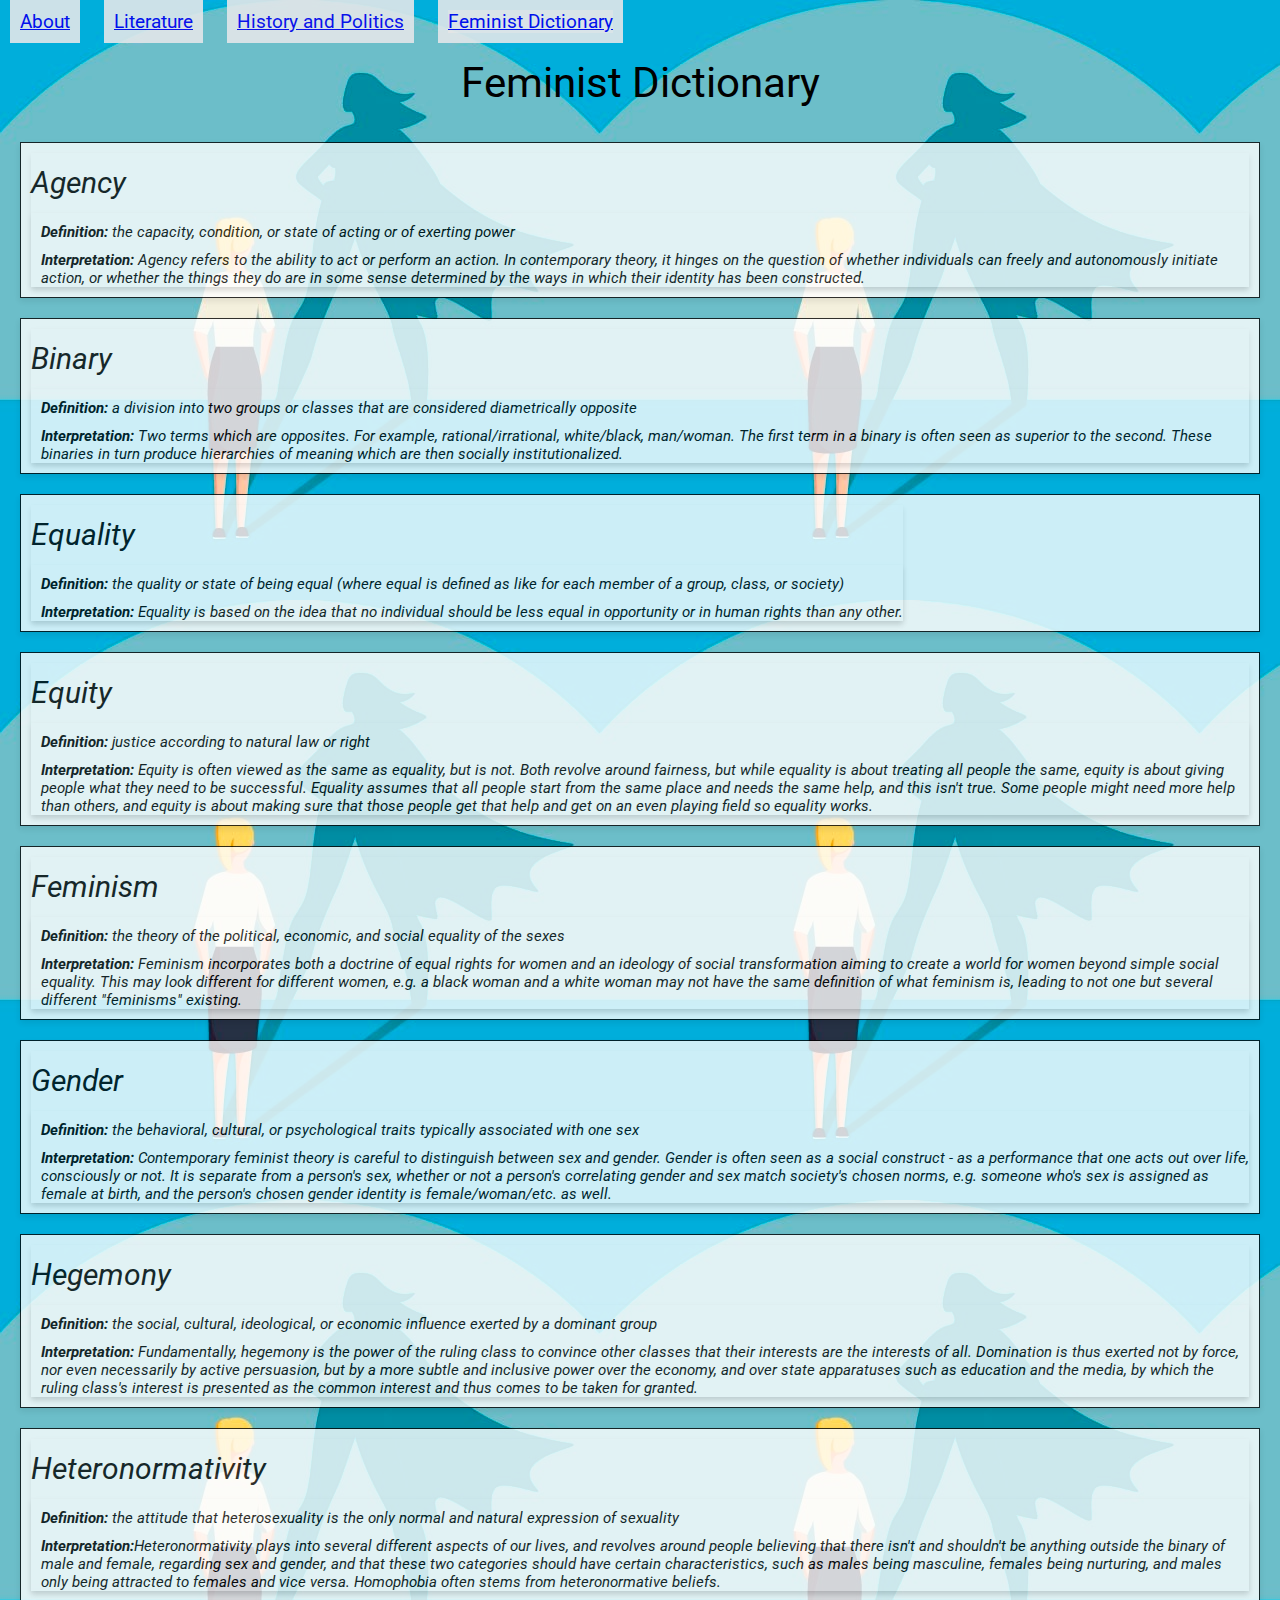
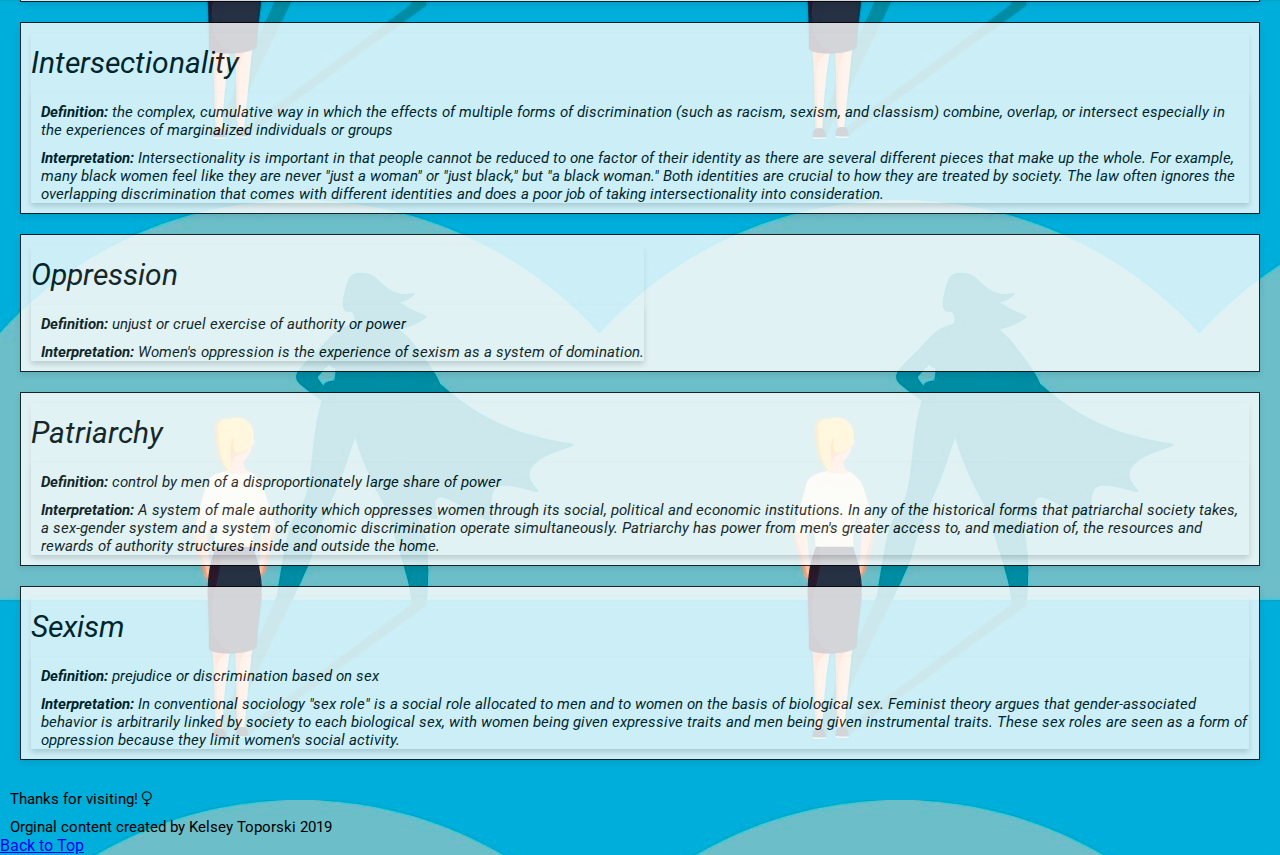
<file: femdict.html>
<!DOCTYPE html>
<html lang="en">
<head>
  <meta charset="UTF-8">
  <meta name="viewport" content="width=device-width, initial-scale=1.0">
  <link href="https://fonts.googleapis.com/css2?family=Roboto&display=swap" rel="stylesheet">
  <link rel="stylesheet" href="css/reset.css">
  <link rel="stylesheet" href="css/style.css">
  <link rel="stylesheet" href="https://cdnjs.cloudflare.com/ajax/libs/font-awesome/4.7.0/css/font-awesome.min.css">
  <title>Women's Web - Dictionary</title>
</head>
<body>
  <a class="skip" href="#main"> Skip to main content</a>
  <header>
    <nav>
      <ul>
        <li><a href="index.html">About</a></li>
        <li><a href="literature.html">Literature</a></li>
        <li><a href="history.html">History and Politics</a></li>
        <li><a class="active" href="femdict.html">Feminist Dictionary</a></li>
      </ul>
    </nav>
    <h1>Feminist Dictionary</h1>
  </header>
   <main id="main">


      <!-- definitions from meriam webster -->
      <!-- interpretations from
            The Dictionary of Feminist Theory - Maggie Humm,
            Key Concepts In Post-Colonial Studies - Ashcroft, Bill, Gareth Griffiths, and Helen Tiffin,
            or myself -->
      <!-- interpretation of equity from https://everydayfeminism.com/2014/09/equality-is-not-enough/ -->
      <div class="section">
      <div class="item">
        <header>
          <h2>Agency</h2>
        </header>
        <div>
          <p><strong>Definition:</strong> the capacity, condition, or state of acting or of exerting power</p>
          <p><strong>Interpretation:</strong> Agency refers to the ability to act or perform an action. In contemporary theory, it hinges on the question of whether individuals can freely and autonomously initiate action, or whether the things they do are in some sense determined by the ways in which their identity has been constructed.</p>
        </div>
      </div>
    </div>

    <div class="section">
     <div class="item">
      <header>
        <h2>Binary</h2>
      </header>
      <div>
        <p><strong>Definition:</strong> a division into two groups or classes that are considered diametrically opposite</p>
        <p><strong>Interpretation:</strong> Two terms which are opposites. For example, rational/irrational, white/black, man/woman. The first term in a binary is often seen as superior to the second. These binaries in turn produce hierarchies of meaning which are then socially institutionalized.</p>
      </div>
    </div>
  </div>

  <div class="section">
    <div class="item">
      <header>
        <h2>Equality</h2>
      </header>
      <div>
        <p><strong>Definition:</strong> the quality or state of being equal (where equal is defined as like for each member of a group, class, or society)</p>
        <p><strong>Interpretation:</strong> Equality is based on the idea that no individual should be less equal in opportunity or in human rights than any other.</p>
      </div>
    </div>
   </div>

   <div class="section">
    <div class="item">
      <header>
        <h2>Equity</h2>
      </header>
      <div>
        <p><strong>Definition:</strong> justice according to natural law or right</p>
        <p><strong>Interpretation:</strong> Equity is often viewed as the same as equality, but is not. Both revolve around fairness, but while equality is about treating all people the same, equity is about giving people what they need to be successful. Equality assumes that all people start from the same place and needs the same help, and this isn't true. Some people might need more help than others, and equity is about making sure that those people get that help and get on an even playing field so equality works.</p>
      </div>
    </div>
  </div>

  <div class="section">
    <div class="item">
      <header>
        <h2>Feminism</h2>
      </header>
      <div>
        <p><strong>Definition:</strong> the theory of the political, economic, and social equality of the sexes</p>
        <p><strong>Interpretation:</strong> Feminism incorporates both a doctrine of equal rights for women and an ideology of social transformation aiming to create a world for women beyond simple social equality. This may look different for different women, e.g. a black woman and a white woman may not have the same definition of what feminism is, leading to not one but several different "feminisms" existing.</p>
      </div>
    </div>
  </div>

  <div class="section">
    <div class="item">
      <header>
        <h2>Gender</h2>
      </header>
      <div>
        <p><strong>Definition:</strong> the behavioral, cultural, or psychological traits typically associated with one sex</p>
        <p><strong>Interpretation:</strong> Contemporary feminist theory is careful to distinguish between sex and gender. Gender is often seen as a social construct - as a performance that one acts out over life, consciously or not. It is separate from a person's sex, whether or not a person's correlating gender and sex match society's chosen norms, e.g. someone who's sex is assigned as female at birth, and the person's chosen gender identity is female/woman/etc. as well.</p>
      </div>
    </div>
  </div>

  <div class="section">
    <div class="item">
      <h2>Hegemony</h2>
    </header>
    <div>
      <p><strong>Definition:</strong> the social, cultural, ideological, or economic influence exerted by a dominant group</p>
      <p><strong>Interpretation:</strong> Fundamentally, hegemony is the power of the ruling class to convince other classes that their interests are the interests of all. Domination is thus exerted not by force, nor even necessarily by active persuasion, but by a more subtle and inclusive power over the economy, and over state apparatuses such as education and the media, by which the ruling class's interest is presented as the common interest and thus comes to be taken for granted.</p>
    </div>
  </div>
 </div>

 <div class="section">
  <div class="item">
    <header>
      <h2>Heteronormativity</h2>
    </header>
    <div>
      <p><strong>Definition:</strong> the attitude that heterosexuality is the only normal and natural expression of sexuality</p>
      <p><strong>Interpretation:</strong>Heteronormativity plays into several different aspects of our lives, and revolves around people believing that there isn't and shouldn't be anything outside the binary of male and female, regarding sex and gender, and that these two categories should have certain characteristics, such as males being masculine, females being nurturing, and males only being attracted to females and vice versa. Homophobia often stems from heteronormative beliefs.</p>
    </div>
  </div>
 </div>

 <div class="section">
  <div class="item">
    <header>
      <h2>Intersectionality</h2>
    </header>
    <div>
      <p><strong>Definition:</strong> the complex, cumulative way in which the effects of multiple forms of discrimination (such as racism, sexism, and classism) combine, overlap, or intersect especially in the experiences of marginalized individuals or groups</p>
      <p><strong>Interpretation:</strong> Intersectionality is important in that people cannot be reduced to one factor of their identity as there are several different pieces that make up the whole. For example, many black women feel like they are never "just a woman" or "just black," but "a black woman." Both identities are crucial to how they are treated by society. The law often ignores the overlapping discrimination that comes with different identities and does a poor job of taking intersectionality into consideration.</p>
    </div>
  </div>
 </div>

 <div class="section">
  <div class="item">
    <header>
      <h2>Oppression</h2>
    </header>
    <div>
      <p><strong>Definition:</strong> unjust or cruel exercise of authority or power</p>
      <p><strong>Interpretation:</strong> Women's oppression is the experience of sexism as a system of domination.</p>
    </div>
  </div>
 </div>

 <div class="section">
  <div class="item">
    <header>
      <h2>Patriarchy</h2>
    </header>
    <div>
      <p><strong>Definition:</strong> control by men of a disproportionately large share of power</p>
      <p><strong>Interpretation:</strong> A system of male authority which oppresses women through its social, political and economic institutions. In any of the historical forms that patriarchal society takes, a sex-gender system and a system of economic discrimination operate simultaneously. Patriarchy has power from men's greater access to, and mediation of, the resources and rewards of authority structures inside and outside the home.</p>
    </div>
  </div>
 </div>

 <div class="section">
  <div class="item">
    <header>
      <h2>Sexism</h2>
    </header>
    <div>
      <p><strong>Definition:</strong> prejudice or discrimination based on sex</p>
      <p><strong>Interpretation:</strong> In conventional sociology "sex role" is a social role allocated to men and to women on the basis of biological sex. Feminist theory argues that gender-associated behavior is arbitrarily linked by society to each biological sex, with women being given expressive traits and men being given instrumental traits. These sex roles are seen as a form of oppression because they limit women's social activity. </p>
    </div>
  </div>
 </div>

    </main>

    <footer>
      <p class="thanks">
        Thanks for visiting! <i class="fa fa-venus"></i>
      </p>
      <p>Orginal content created by Kelsey Toporski 2019</p>

      <a href="#top" class="tops">Back to Top</a>
    </footer>

</body>
</html>
</file>
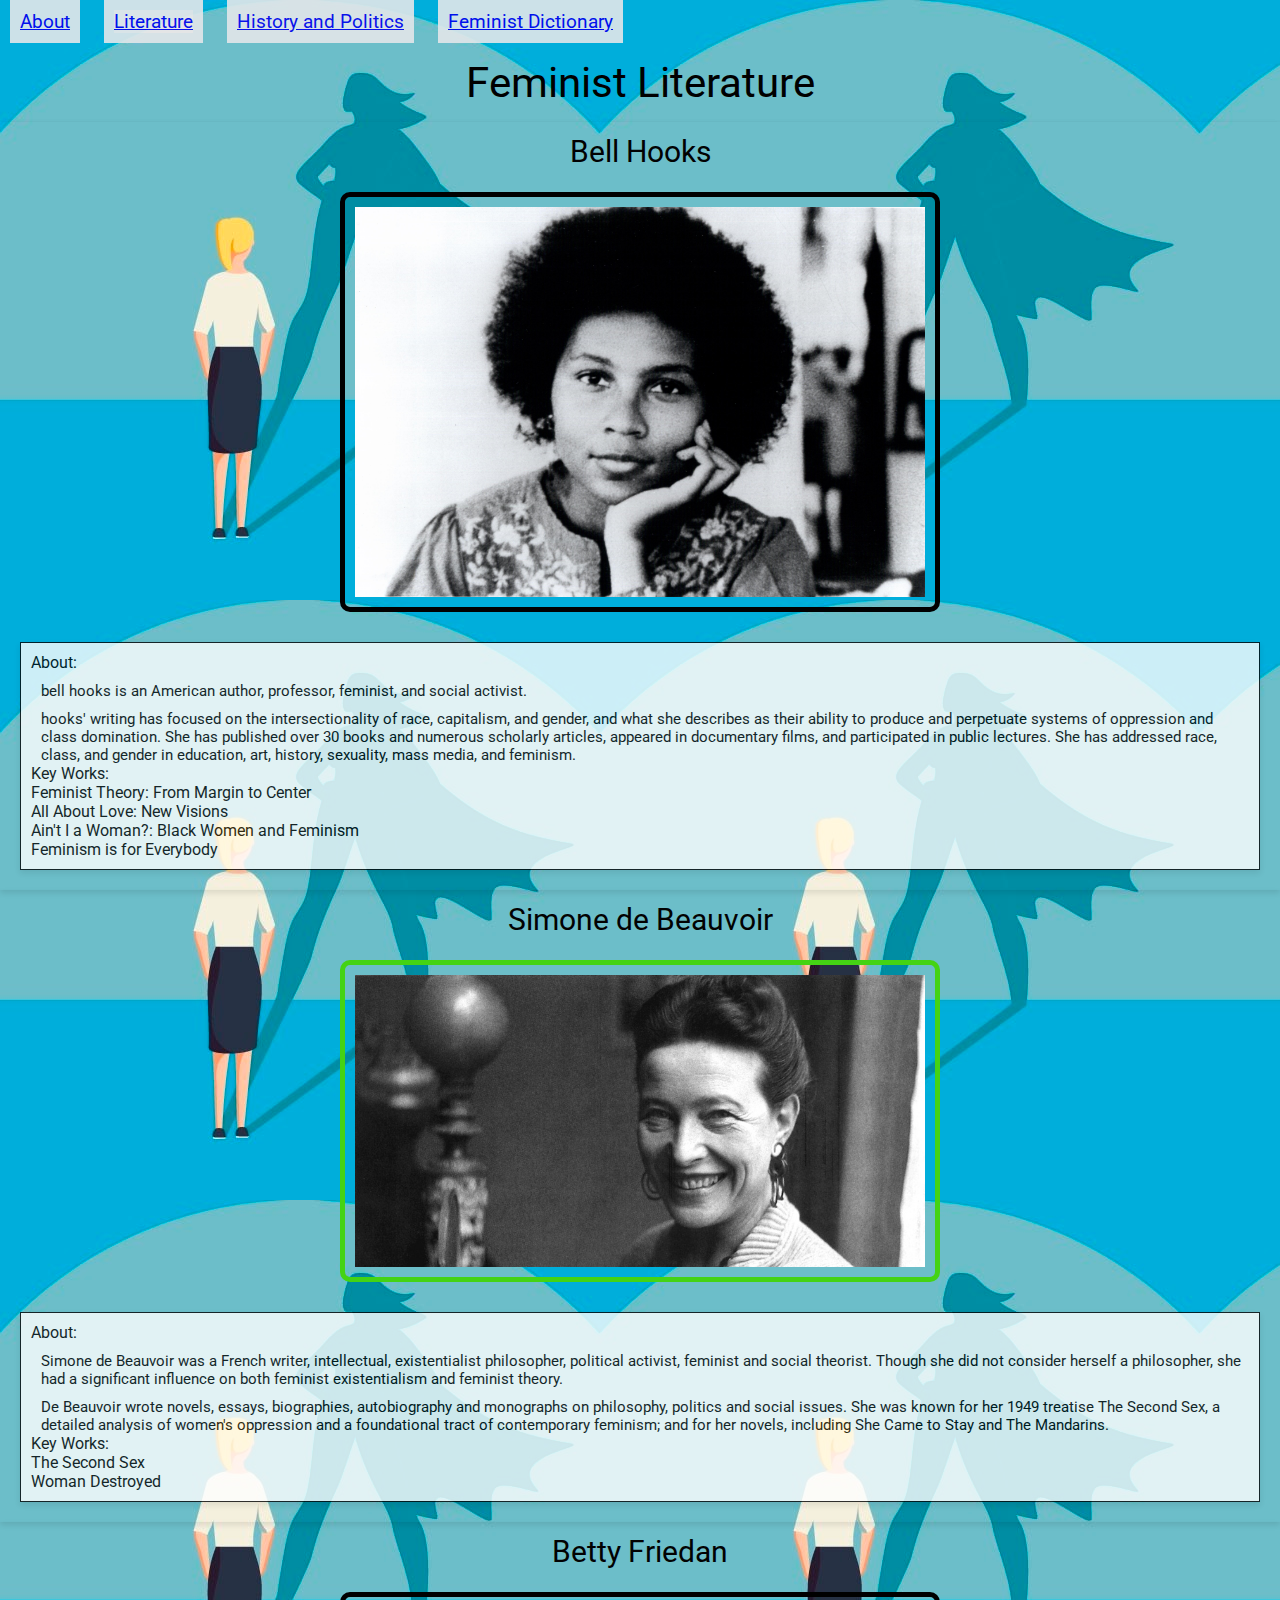
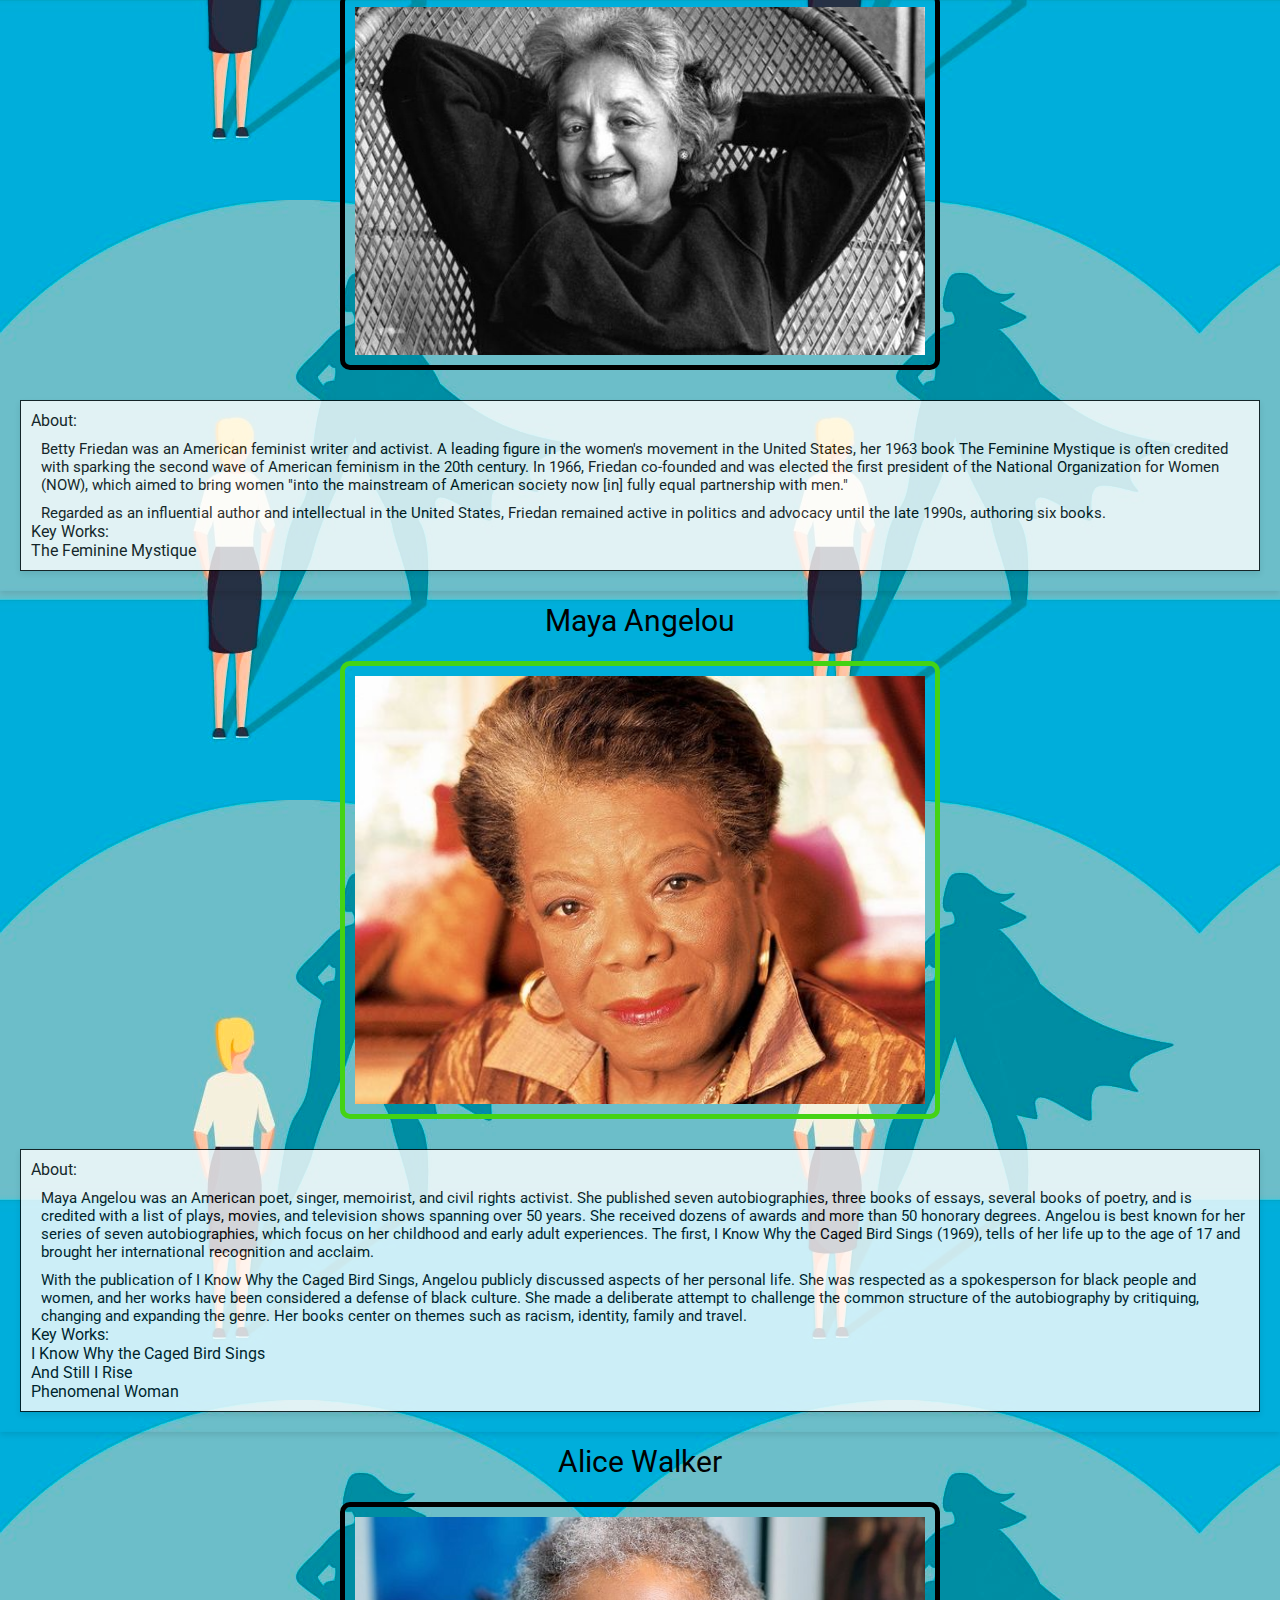
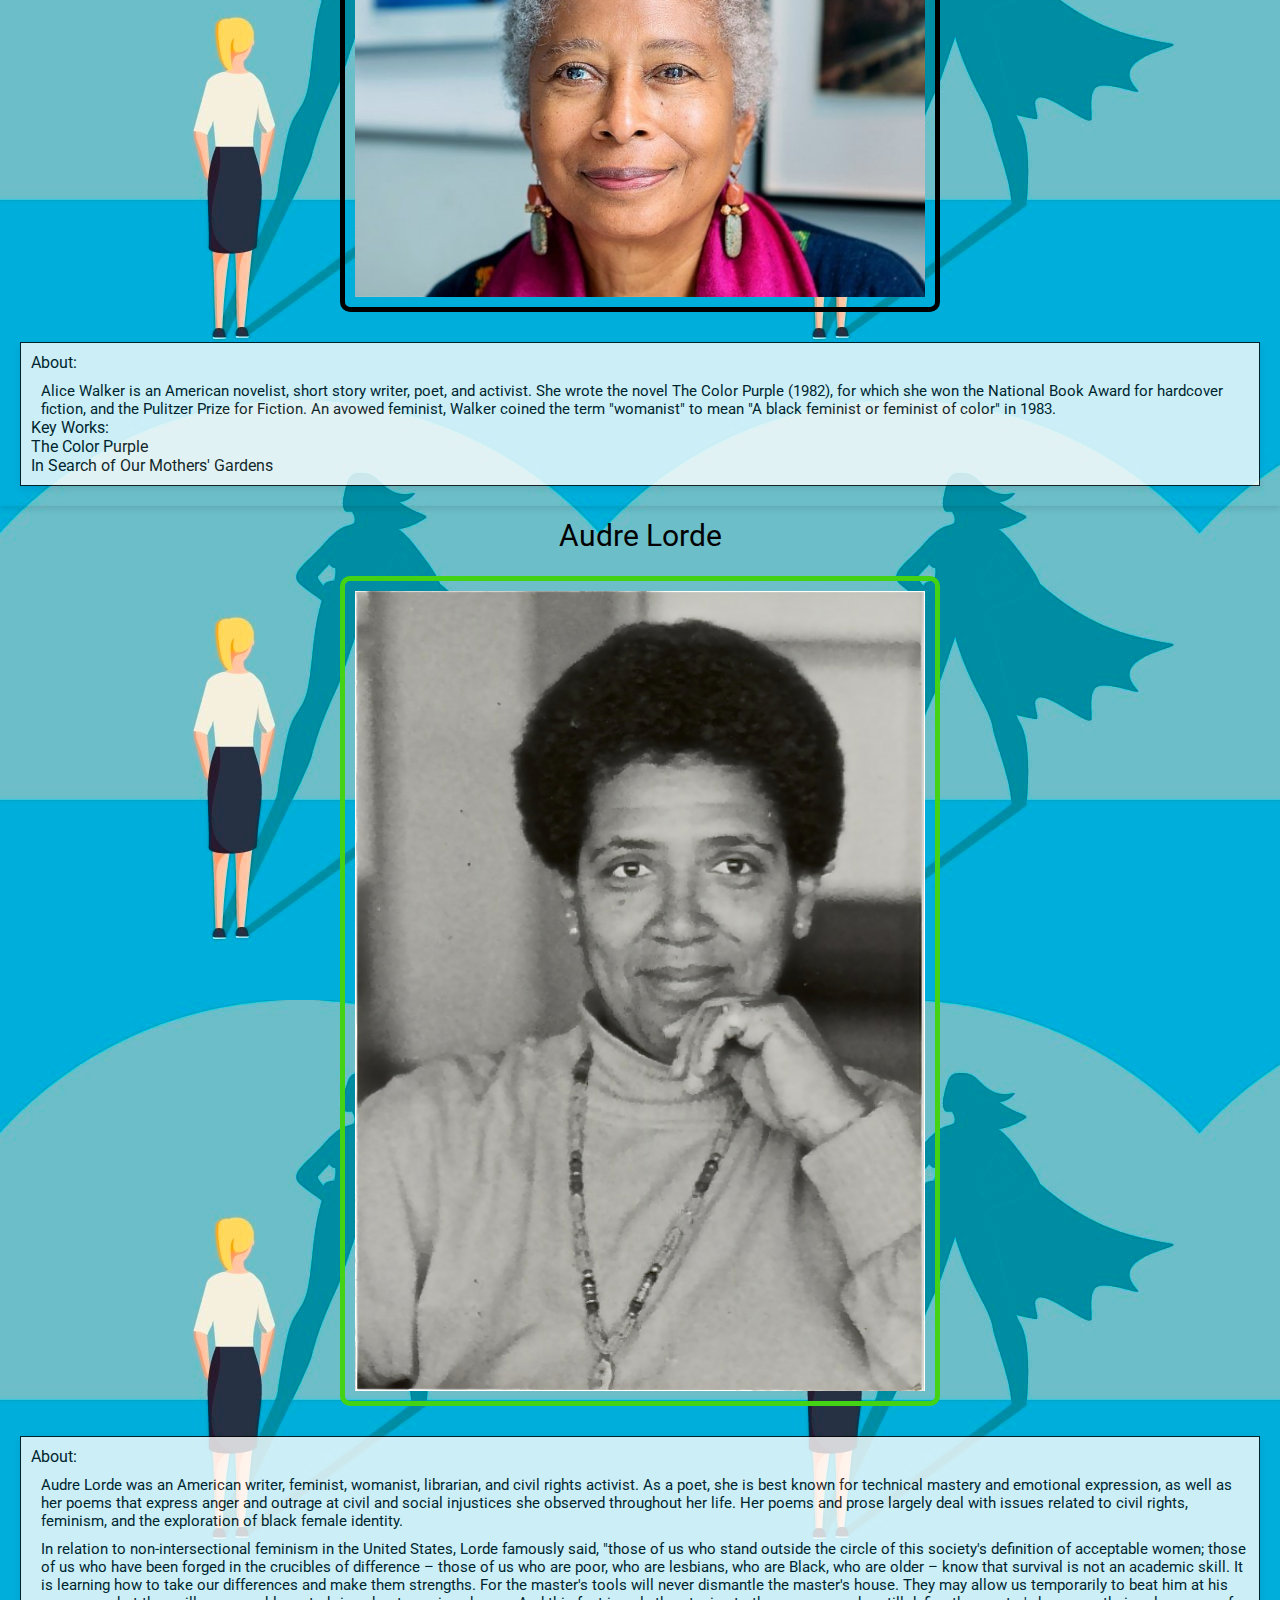
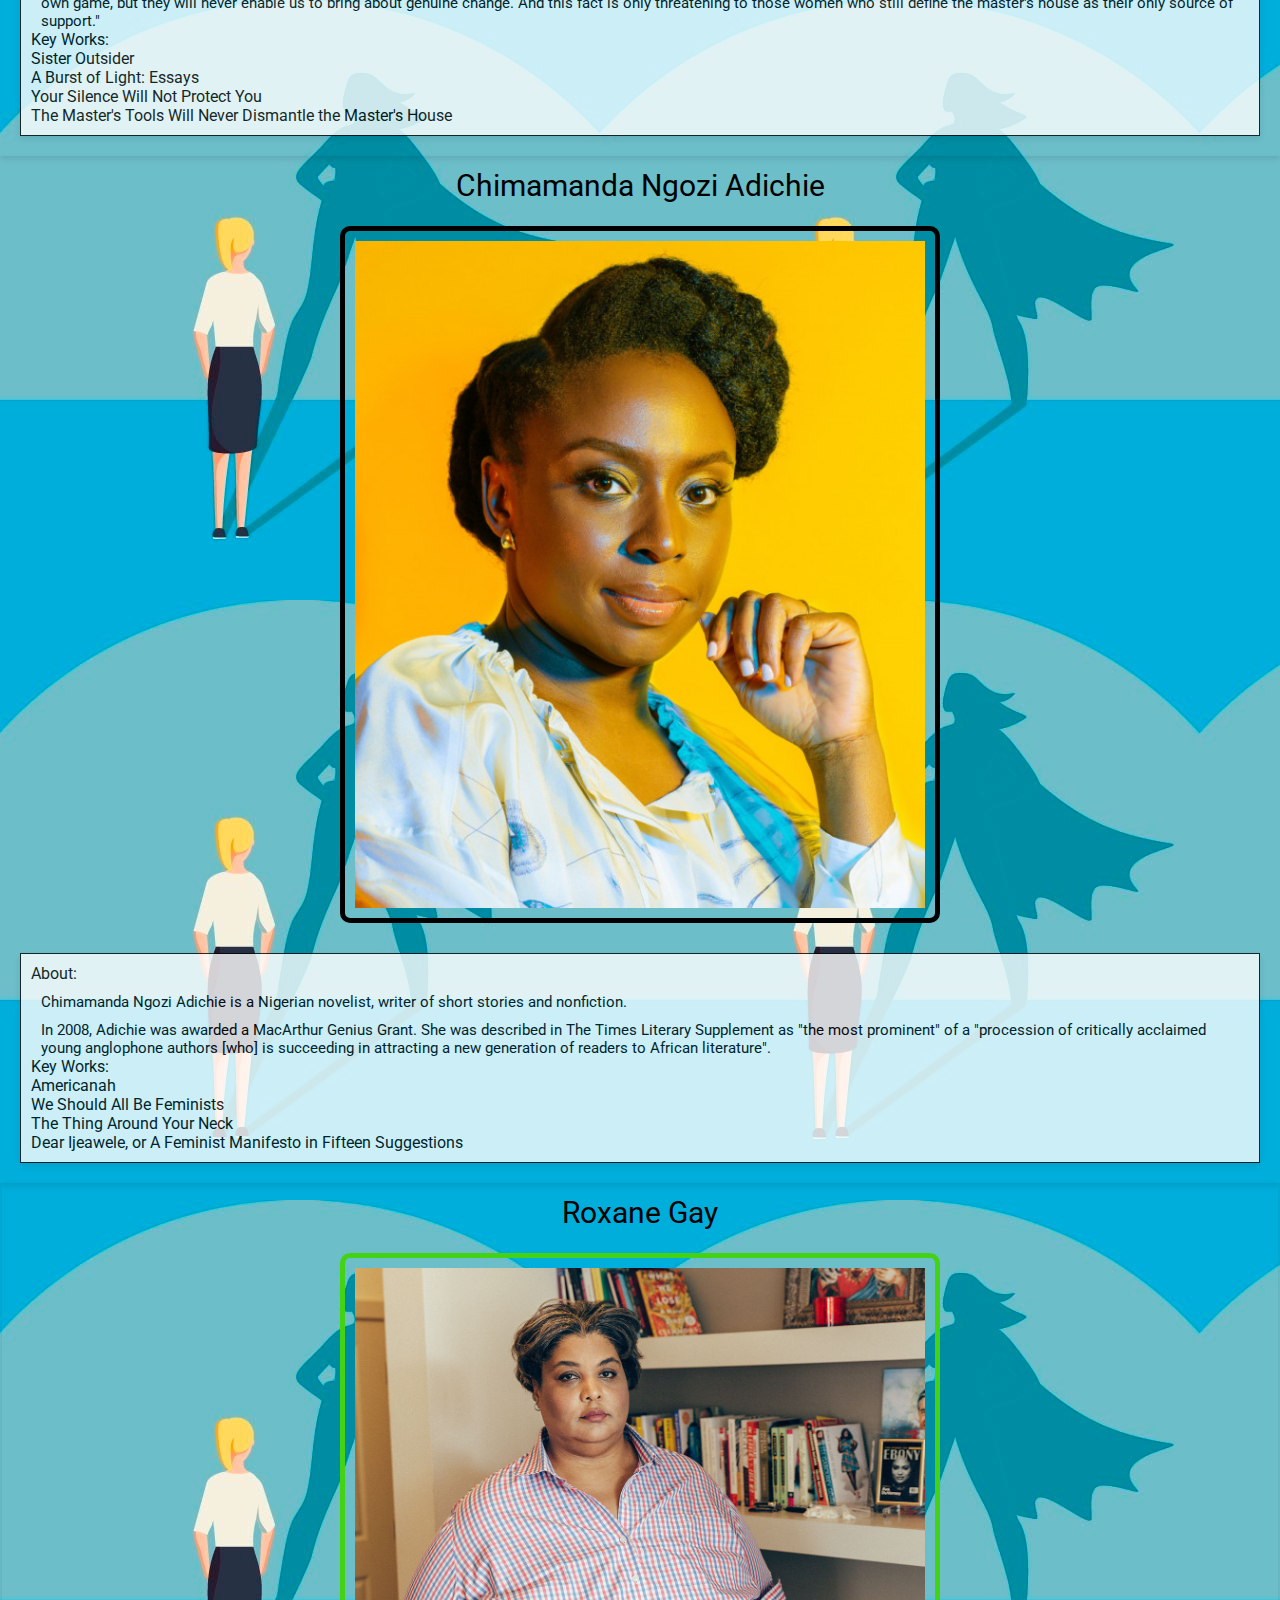
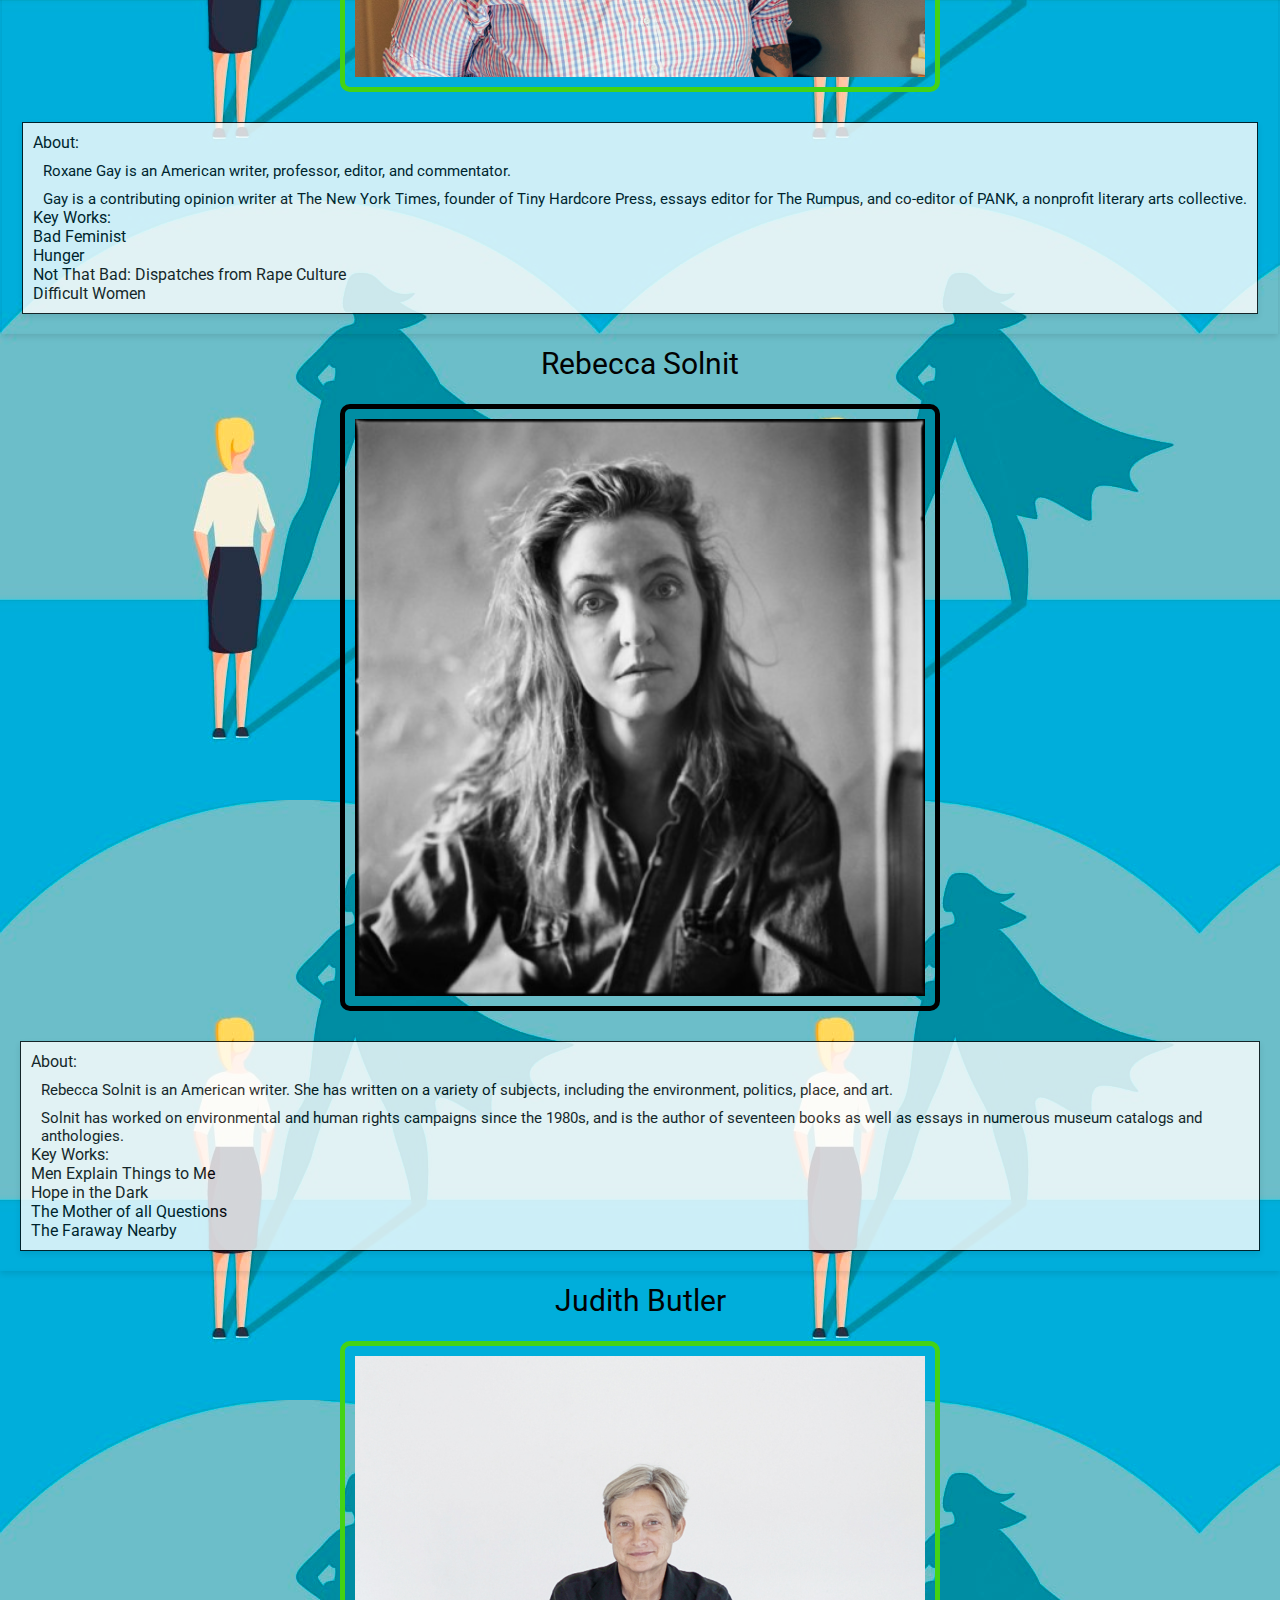
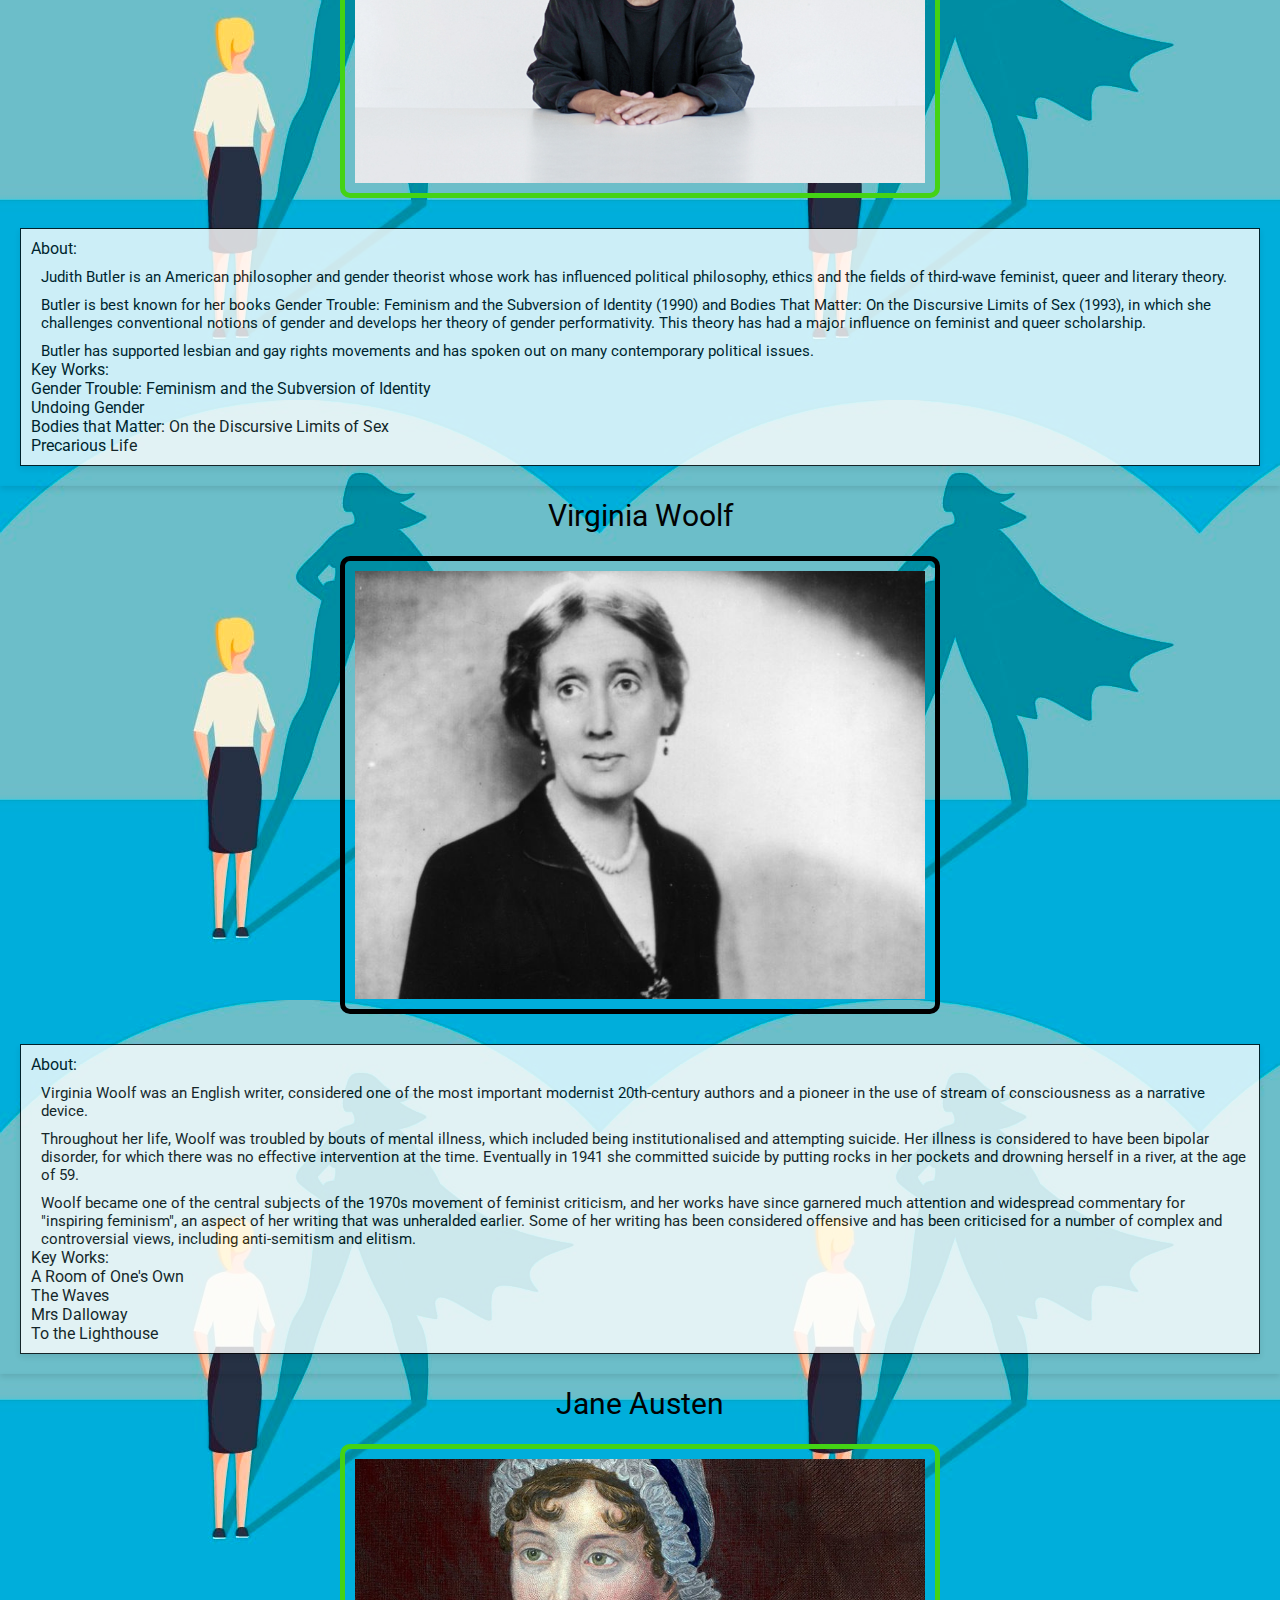
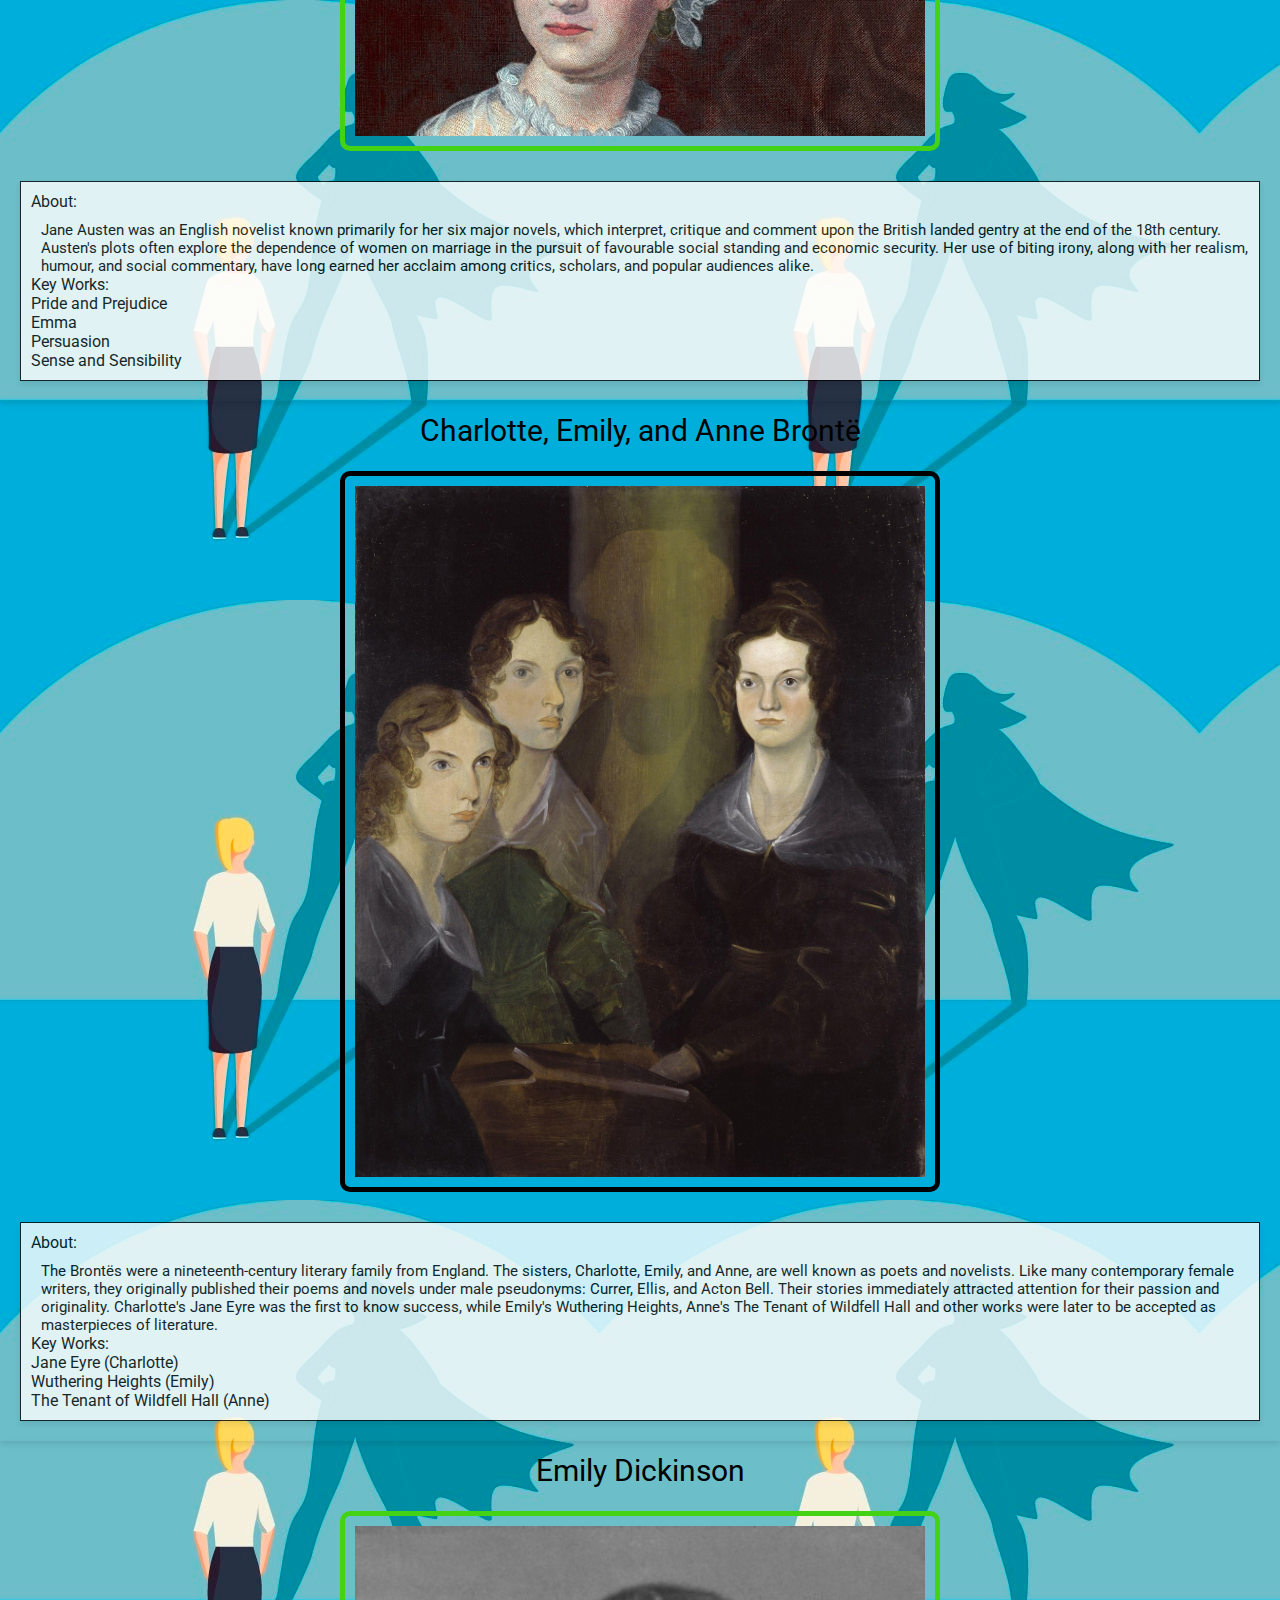
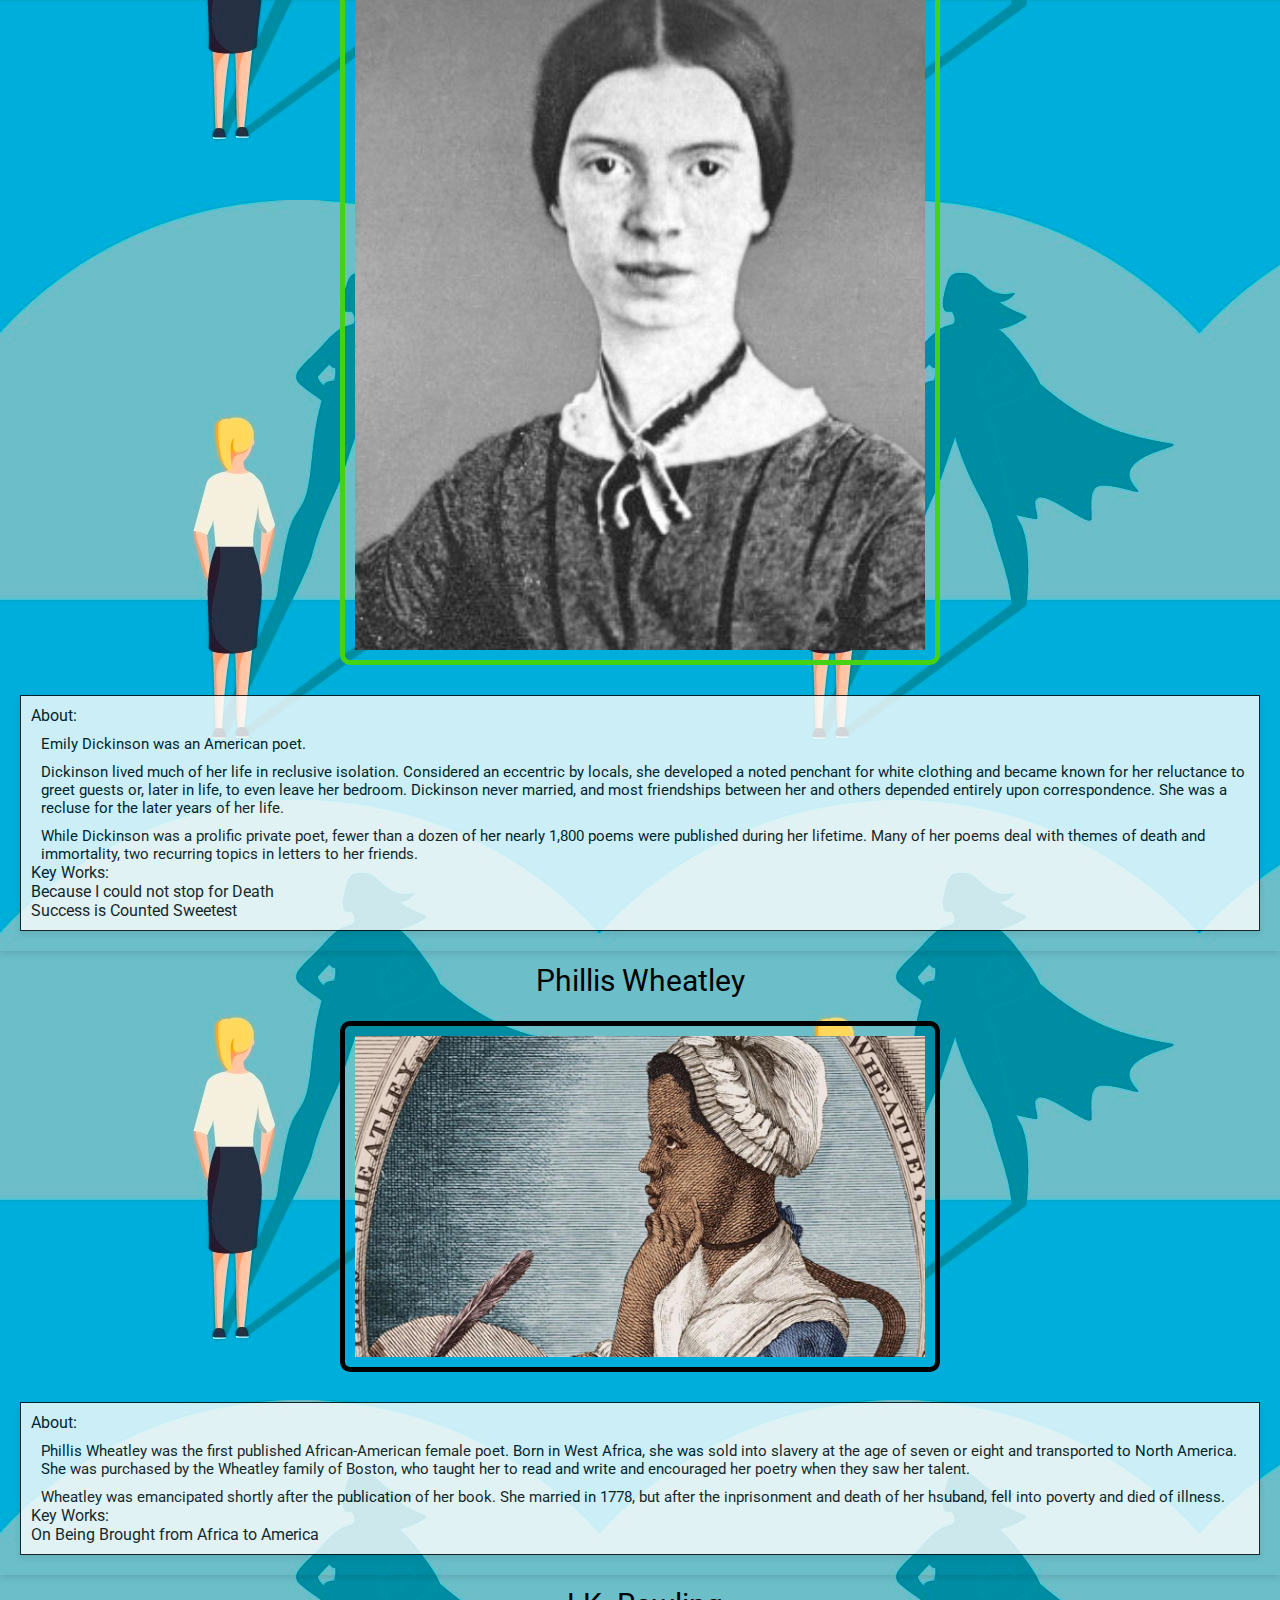
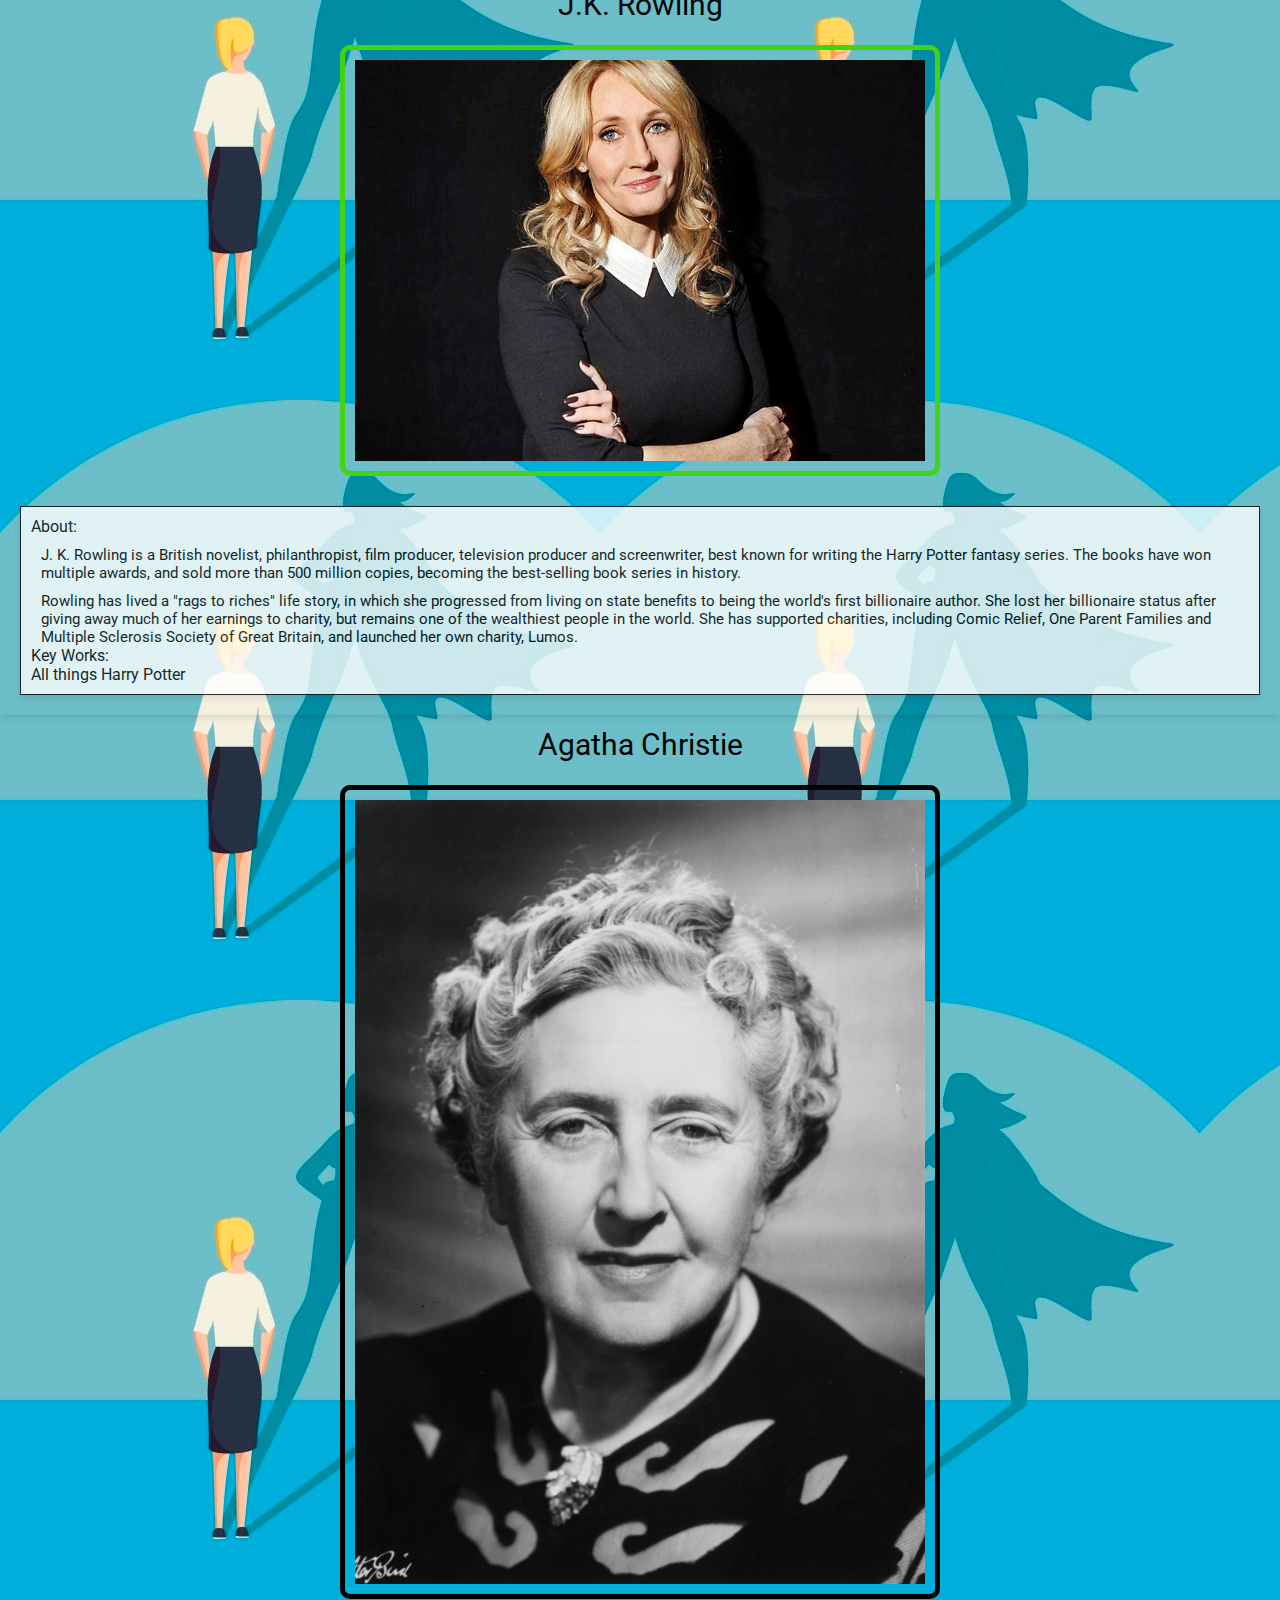
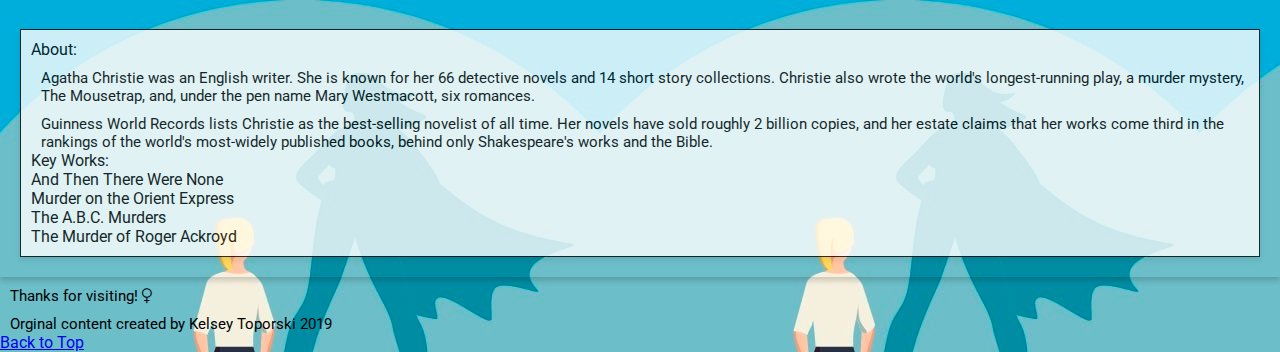
<file: literature.html>
<!DOCTYPE html>
<html lang="en">
<head>
  <meta charset="UTF-8">

  <meta name="viewport" content="width=device-width, initial-scale=1.0">

  <!-- connects to the stylesheets -->
  <link href="https://fonts.googleapis.com/css2?family=Roboto&display=swap" rel="stylesheet">

  <link rel="stylesheet" href="css/reset.css">
  <link rel="stylesheet" href="css/style.css">
  <link rel="stylesheet" href="https://cdnjs.cloudflare.com/ajax/libs/font-awesome/4.7.0/css/font-awesome.min.css">
  <!-- connect to a Google font -->
  <!-- connect to a Font Aweseom font -->
  <!-- connect to a favicon -->

  <title>Women's Web - Literature</title>
</head>

<body>
  <a class="skip" href="#main"> Skip to main content</a>
  <header>
    <nav>
        <ul>
          <li><a href="index.html">About</a></li>
          <li><a a class="active" href="literature.html">Literature</a></li>
          <li><a href="history.html">History and Politics</a></li>
          <li><a href="femdict.html">Feminist Dictionary</a></li>
        </ul>
    </nav>
      <!-- definitions from meriam webster -->
      <!-- interpretations from
            The Dictionary of Feminist Theory - Maggie Humm,
            Key Concepts In Post-Colonial Studies - Ashcroft, Bill, Gareth Griffiths, and Helen Tiffin,
            or myself -->
      <!-- interpretation of equity from https://everydayfeminism.com/2014/09/equality-is-not-enough/ -->

    <h1>Feminist Literature</h1>
  </header>

  <main id="main">
      <div class="grid">
      <div>
      <h2>Bell Hooks</h2>
      <img src="images/bell_hooks.jpg"  width="200" alt="Image of bell hooks">
      <div class="disclaimer">
      <h3>About:</h3>
      <p>
        bell hooks is an American author, professor, feminist, and social activist.
      </p>
      <p>
        hooks' writing has focused on the intersectionality of race, capitalism, and gender, and what she describes as their ability to produce and perpetuate systems of oppression and class domination. She has published over 30 books and numerous scholarly articles, appeared in documentary films, and participated in public lectures. She has addressed race, class, and gender in education, art, history, sexuality, mass media, and feminism.
      </p>
     <h3>Key Works:</h3>
       <ul>
        <li>Feminist Theory: From Margin to Center</li>
        <li>All About Love: New Visions</li>
        <li>Ain't I a Woman?: Black Women and Feminism</li>
        <li>Feminism is for Everybody</li>
       </ul>
      </div>
    </div>

      <div>
      <h2>Simone de Beauvoir</h2>
      <img src="images/simone_db.jpg"  width="200" alt="Image of Simone de Beauvoir">
      <div class="disclaimer">
      <h3>About:</h3>
        <p>
          Simone de Beauvoir was a French writer, intellectual, existentialist philosopher, political activist, feminist and social theorist. Though she did not consider herself a philosopher, she had a significant influence on both feminist existentialism and feminist theory.
        </p>
        <p>
          De Beauvoir wrote novels, essays, biographies, autobiography and monographs on philosophy, politics and social issues. She was known for her 1949 treatise The Second Sex, a detailed analysis of women's oppression and a foundational tract of contemporary feminism; and for her novels, including She Came to Stay and The Mandarins.
        </p>
      <h3>Key Works:</h3>
        <ul>
          <li>The Second Sex</li>
          <li>Woman Destroyed</li>
        </ul>
      </div>
    </div>

      <div>
      <h2> Betty Friedan</h2>
      <img src="images/betty_friedan.jpg"  width="200" alt="Image of Betty Friedan">
      <div class="disclaimer">
      <h3>About:</h3>
        <p>
          Betty Friedan was an American feminist writer and activist. A leading figure in the women's movement in the United States, her 1963 book The Feminine Mystique is often credited with sparking the second wave of American feminism in the 20th century. In 1966, Friedan co-founded and was elected the first president of the National Organization for Women (NOW), which aimed to bring women "into the mainstream of American society now [in] fully equal partnership with men."
        </p>
        <p>
          Regarded as an influential author and intellectual in the United States, Friedan remained active in politics and advocacy until the late 1990s, authoring six books.
        </p>
      <h3>Key Works:</h3>
        <ul>
          <li>The Feminine Mystique</li>
        </ul>
      </div>
    </div>

      <div>
      <h2>Maya Angelou</h2>
      <img src="images/maya_angelou.jpg"  width="200" alt="Image of Maya Angelou">
      <div class="disclaimer">
      <h3>About:</h3>
        <p>
          Maya Angelou was an American poet, singer, memoirist, and civil rights activist. She published seven autobiographies, three books of essays, several books of poetry, and is credited with a list of plays, movies, and television shows spanning over 50 years. She received dozens of awards and more than 50 honorary degrees. Angelou is best known for her series of seven autobiographies, which focus on her childhood and early adult experiences. The first, I Know Why the Caged Bird Sings (1969), tells of her life up to the age of 17 and brought her international recognition and acclaim.
        </p>
        <p>
          With the publication of I Know Why the Caged Bird Sings, Angelou publicly discussed aspects of her personal life. She was respected as a spokesperson for black people and women, and her works have been considered a defense of black culture. She made a deliberate attempt to challenge the common structure of the autobiography by critiquing, changing and expanding the genre. Her books center on themes such as racism, identity, family and travel.
        </p>
      <h3>Key Works:</h3>
        <ul>
          <li>I Know Why the Caged Bird Sings</li>
          <li>And Still I Rise</li>
          <li>Phenomenal Woman</li>
        </ul>
      </div>
    </div>

      <!-- <script>
        alert("HI");
        console.log("hey good lookin");
      </script> -->

      <div>
      <h2>Alice Walker</h2>
      <img src="images/alice_walker.jpg"  width="200" alt="Image of Alice Walker">
      <div class="disclaimer">
      <h3>About:</h3>
        <p>
          Alice Walker is an American novelist, short story writer, poet, and activist. She wrote the novel The Color Purple (1982), for which she won the National Book Award for hardcover fiction, and the Pulitzer Prize for Fiction. An avowed feminist, Walker coined the term "womanist" to mean "A black feminist or feminist of color" in 1983.
        </p>
      <h3>Key Works:</h3>
        <ul>
          <li>The Color Purple</li>
          <li>In Search of Our Mothers' Gardens</li>
        </ul>
      </div>
    </div>

      <div>
      <h2>Audre Lorde</h2>
      <img src="images/audre_lorde.jpg"  width="200" alt="Image of Audre Lorde">
      <div class="disclaimer">
      <h3>About:</h3>
        <p>
          Audre Lorde was an American writer, feminist, womanist, librarian, and civil rights activist. As a poet, she is best known for technical mastery and emotional expression, as well as her poems that express anger and outrage at civil and social injustices she observed throughout her life. Her poems and prose largely deal with issues related to civil rights, feminism, and the exploration of black female identity.
        </p>
        <p>
          In relation to non-intersectional feminism in the United States, Lorde famously said, "those of us who stand outside the circle of this society's definition of acceptable women; those of us who have been forged in the crucibles of difference – those of us who are poor, who are lesbians, who are Black, who are older – know that survival is not an academic skill. It is learning how to take our differences and make them strengths. For the master's tools will never dismantle the master's house. They may allow us temporarily to beat him at his own game, but they will never enable us to bring about genuine change. And this fact is only threatening to those women who still define the master's house as their only source of support."
        </p>
      <h3>Key Works:</h3>
        <ul>
          <li>Sister Outsider</li>
          <li>A Burst of Light: Essays</li>
          <li>Your Silence Will Not Protect You</li>
          <li>The Master's Tools Will Never Dismantle the Master's House</li>
        </ul>
      </div>
    </div>

      <div>
      <h2>Chimamanda Ngozi Adichie</h2>
      <img src="images/chimamanda.jpg"  width="200" alt="Image of Chimamanda Ngozi Adichie">
      <div class="disclaimer">
      <h3>About:</h3>
        <p>
          Chimamanda Ngozi Adichie is a Nigerian novelist, writer of short stories and nonfiction.
        </p>
        <p>
          In 2008, Adichie was awarded a MacArthur Genius Grant. She was described in The Times Literary Supplement as "the most prominent" of a "procession of critically acclaimed young anglophone authors [who] is succeeding in attracting a new generation of readers to African literature".
        </p>
      <h3>Key Works:</h3>
        <ul>
          <li>Americanah</li>
          <li>We Should All Be Feminists</li>
          <li>The Thing Around Your Neck</li>
          <li>Dear Ijeawele, or A Feminist Manifesto in Fifteen Suggestions</li>
        </ul>
      </div>
    </div>

      <div>
      <h2>Roxane Gay</h2>
      <img src="images/roxane_gay.jpg"  width="200" alt="Image of Roxane Gay">
      <div class="disclaimer">
      <h3>About:</h3>
        <p>
          Roxane Gay is an American writer, professor, editor, and commentator.
        </p>
        <p>
          Gay is a contributing opinion writer at The New York Times, founder of Tiny Hardcore Press, essays editor for The Rumpus, and co-editor of PANK, a nonprofit literary arts collective.
        </p>
      <h3>Key Works:</h3>
        <ul>
          <li>Bad Feminist</li>
          <li>Hunger</li>
          <li>Not That Bad: Dispatches from Rape Culture</li>
          <li>Difficult Women</li>
        </ul>
      </div>
    </div>

      <div>
      <h2>Rebecca Solnit</h2>
      <img src="images/rebecca_solnit.jpg"  width="200" alt="Image of Rebecca Solnit">
      <div class="disclaimer">
      <h3>About:</h3>
        <p>
          Rebecca Solnit is an American writer. She has written on a variety of subjects, including the environment, politics, place, and art.
        </p>
        <p>
          Solnit has worked on environmental and human rights campaigns since the 1980s, and is the author of seventeen books as well as essays in numerous museum catalogs and anthologies.
        </p>
      <h3>Key Works:</h3>
        <ul>
          <li>Men Explain Things to Me</li>
          <li>Hope in the Dark</li>
          <li>The Mother of all Questions</li>
          <li>The Faraway Nearby</li>
        </ul>
      </div>
    </div>

      <div>
      <h2>Judith Butler</h2>
      <img src="images/judith_butler.jpg"  width="200" alt="Image of Judith Butler">
      <div class="disclaimer">
      <h3>About:</h3>
        <p>
          Judith Butler is an American philosopher and gender theorist whose work has influenced political philosophy, ethics and the fields of third-wave feminist, queer and literary theory.
        </p>
        <p>
          Butler is best known for her books Gender Trouble: Feminism and the Subversion of Identity (1990) and Bodies That Matter: On the Discursive Limits of Sex (1993), in which she challenges conventional notions of gender and develops her theory of gender performativity. This theory has had a major influence on feminist and queer scholarship.
        </p>
        <p>
          Butler has supported lesbian and gay rights movements and has spoken out on many contemporary political issues.
        </p>
      <h3>Key Works:</h3>
        <ul>
          <li>Gender Trouble: Feminism and the Subversion of Identity</li>
          <li>Undoing Gender</li>
          <li>Bodies that Matter: On the Discursive Limits of Sex</li>
          <li>Precarious Life</li>
        </ul>
      </div>
    </div>

      <div>
      <h2>Virginia Woolf</h2>
      <img src="images/virginia_woolf.jpg"  width="200" alt="Image of Virginia Woolf">
      <div class="disclaimer">
      <h3>About:</h3>
        <p>
          Virginia Woolf was an English writer, considered one of the most important modernist 20th-century authors and a pioneer in the use of stream of consciousness as a narrative device.
        </p>
        <p>
          Throughout her life, Woolf was troubled by bouts of mental illness, which included being institutionalised and attempting suicide. Her illness is considered to have been bipolar disorder, for which there was no effective intervention at the time. Eventually in 1941 she committed suicide by putting rocks in her pockets and drowning herself in a river, at the age of 59.
        </p>
        <p>
          Woolf became one of the central subjects of the 1970s movement of feminist criticism, and her works have since garnered much attention and widespread commentary for "inspiring feminism", an aspect of her writing that was unheralded earlier. Some of her writing has been considered offensive and has been criticised for a number of complex and controversial views, including anti-semitism and elitism.
        </p>
      <h3>Key Works:</h3>
        <ul>
          <li>A Room of One's Own</li>
          <li>The Waves</li>
          <li>Mrs Dalloway</li>
          <li>To the Lighthouse</li>
        </ul>
      </div>
    </div>

      <div>
      <h2>Jane Austen</h2>
      <img src="images/jane_austen.jpg"  width="200" alt="Image of Jane Austen">
      <div class="disclaimer">
      <h3>About:</h3>
        <p>
          Jane Austen was an English novelist known primarily for her six major novels, which interpret, critique and comment upon the British landed gentry at the end of the 18th century. Austen's plots often explore the dependence of women on marriage in the pursuit of favourable social standing and economic security. Her use of biting irony, along with her realism, humour, and social commentary, have long earned her acclaim among critics, scholars, and popular audiences alike.
        </p>
      <h3>Key Works:</h3>
        <ul>
          <li>Pride and Prejudice</li>
          <li>Emma</li>
          <li>Persuasion</li>
          <li>Sense and Sensibility</li>
        </ul>
      </div>
    </div>

      <div>
      <h2>Charlotte, Emily, and Anne Brontë</h2>
      <img src="images/bronte_sisters.jpg"  width="200" alt="Image of Charlotte, Emily, and Anne Brontë">
      <div class="disclaimer">
      <h3>About:</h3>
        <p>
          The Brontës were a nineteenth-century literary family from England. The sisters, Charlotte, Emily, and Anne, are well known as poets and novelists. Like many contemporary female writers, they originally published their poems and novels under male pseudonyms: Currer, Ellis, and Acton Bell. Their stories immediately attracted attention for their passion and originality. Charlotte's Jane Eyre was the first to know success, while Emily's Wuthering Heights, Anne's The Tenant of Wildfell Hall and other works were later to be accepted as masterpieces of literature.
        </p>
      <h3>Key Works:</h3>
        <ul>
          <li>Jane Eyre (Charlotte)</li>
          <li>Wuthering Heights (Emily)</li>
          <li>The Tenant of Wildfell Hall (Anne)</li>
        </ul>
      </div>
    </div>

      <div>
      <h2>Emily Dickinson</h2>
      <img src="images/emily_d.jpg"  width="200" alt="Image of Emily Dickinson">
      <div class="disclaimer">
      <h3>About:</h3>
        <p>
          Emily Dickinson was an American poet.
        </p>
        <p>
          Dickinson lived much of her life in reclusive isolation. Considered an eccentric by locals, she developed a noted penchant for white clothing and became known for her reluctance to greet guests or, later in life, to even leave her bedroom. Dickinson never married, and most friendships between her and others depended entirely upon correspondence. She was a recluse for the later years of her life.
        </p>
        <p>
          While Dickinson was a prolific private poet, fewer than a dozen of her nearly 1,800 poems were published during her lifetime. Many of her poems deal with themes of death and immortality, two recurring topics in letters to her friends.
        </p>
      <h3>Key Works:</h3>
        <ul>
          <li>Because I could not stop for Death</li>
          <li>Success is Counted Sweetest</li>
        </ul>
      </div>
    </div>

      <div>
      <h2>Phillis Wheatley</h2>
      <img src="images/phillis_w.jpg"  width="200" alt="Image of Phillis Wheatley">
      <div class="disclaimer">
      <h3>About:</h3>
        <p>
          Phillis Wheatley was the first published African-American female poet. Born in West Africa, she was sold into slavery at the age of seven or eight and transported to North America. She was purchased by the Wheatley family of Boston, who taught her to read and write and encouraged her poetry when they saw her talent.
        </p>
        <p>
          Wheatley was emancipated shortly after the publication of her book. She married in 1778, but after the inprisonment and death of her hsuband, fell into poverty and died of illness.
        </p>
      <h3>Key Works:</h3>
        <ul>
          <li>On Being Brought from Africa to America</li>
        </ul>
      </div>
    </div>

      <div>
      <h2>J.K. Rowling</h2>
      <img src="images/jk_rowling.jpg"  width="200" alt="Image of J.K. Rowling">
      <div class="disclaimer">
      <h3>About:</h3>
        <p>
          J. K. Rowling is a British novelist, philanthropist, film producer, television producer and screenwriter, best known for writing the Harry Potter fantasy series. The books have won multiple awards, and sold more than 500 million copies, becoming the best-selling book series in history.
        </p>
        <p>
          Rowling has lived a "rags to riches" life story, in which she progressed from living on state benefits to being the world's first billionaire author. She lost her billionaire status after giving away much of her earnings to charity, but remains one of the wealthiest people in the world. She has supported charities, including Comic Relief, One Parent Families and Multiple Sclerosis Society of Great Britain, and launched her own charity, Lumos.
        </p>
      <h3>Key Works:</h3>
        <ul>
          <li>All things Harry Potter</li>
        </ul>
      </div>
    </div>

      <div>
      <h2>Agatha Christie</h2>
      <img src="images/agatha.jpg"  width="200" alt="Image of Agatha Christie">
      <div class="disclaimer">
      <h3>About:</h3>
        <p>
          Agatha Christie was an English writer. She is known for her 66 detective novels and 14 short story collections. Christie also wrote the world's longest-running play, a murder mystery, The Mousetrap, and, under the pen name Mary Westmacott, six romances.
        </p>
        <p>
          Guinness World Records lists Christie as the best-selling novelist of all time. Her novels have sold roughly 2 billion copies, and her estate claims that her works come third in the rankings of the world's most-widely published books, behind only Shakespeare's works and the Bible.
        </p>
      <h3>Key Works:</h3>
        <ul>
          <li>And Then There Were None</li>
          <li>Murder on the Orient Express</li>
          <li>The A.B.C. Murders</li>
          <li>The Murder of Roger Ackroyd</li>
        </ul>
      </div>
    </div>
    </main>
    <footer>
      <p class="thanks">
        Thanks for visiting! <i class="fa fa-venus"></i>
      </p>
      <p>Orginal content created by Kelsey Toporski 2019</p>
      <a href="#top" class="tops">Back to Top</a>

    </footer>
  </body>
</html>
</file>
<file: css/style.css>
img{
    width: 45%;
    font-size: 30px;
    color: #0F0FFF;
}
h1 {
    font-size: 42px;
    text-align: center;
    padding: 15px;
    }
h2 {
    font-size: 30px;
    color: #020202;
    line-height: 2;
}


img {
    width: 600px;
    border: 5px solid black;
    margin: 10px;
    padding: 10px;
    border-radius: 10px;
}
body {
    background-image: url("../images/womenpwr2.jpeg");
    font-family: "Roboto", sans-serif;
    opacity: 5;
}

  div {
    background-color: #fff;
    padding: 20px;
    box-shadow: 0px 3px 6px rgba(0,0,0,0.1);
  }

.item {
    display: grid;
    grid-template-columns: 1fr;
    grid-template-rows: auto auto;
    grid-gap: 20px;
    opacity: 1;
}

@media (min-width: 300px) {
    main {
      grid-template-columns: repeat(2, 1fr);
    }

    .item {
      grid-template-columns: 1fr 2fr;
      grid-template-rows: 1fr;
      align-items: center;
    }

    .item header {
      margin-bottom: 0;
    }
}

@media (min-width: 780px) {
    main .grid {
        display: flex;
        flex-direction: column;
        align-items: center;
    }

    .grid > div {
        display: flex;
        flex-direction: column;
        align-items: center;
    }

    .grid img {
        max-width: 100%;
    }
}


div:nth-child(2n) img{
    border: 5px solid rgb(68, 211, 20);
}

nav ul li {
    /* Set margin, padding, font-size */
    margin: 0 10px;
    padding: 10px;
    font-size: 1.2em;

    /* Set display property to inline-block*/
    display: inline-block;
    /* Add space between list items */
    justify-content: space-between;
    /* Set padding and background color */
    padding: 10px;
    background-color: #e3e7ea;
    opacity: 0.9;
}

.active{
    background-color: #f1eaea;
}

.center {
    text-align: center;
}

.section {
    border: 1px solid black;
    background-color: white;
    color: black;
    padding: 10px;
    margin: 20px;
    opacity: 0.8;
  }

.disclaimer {
    border: 1px solid black;
    background-color: white;
    color: black;
    padding: 10px;
    margin: 20px;
    opacity: 0.8;
}

a.skip{
    background:black;
    padding: 6px;
    -webkit-transition: top 1s ease-out;
    transition: left 1s ease-out;
    z-index: 1;
    position: absolute;
    left: -400px;
    top: -200px;
}

.skip:focus {
    position: static;
    left: auto;
    background-color: yellow;
}

  .footer {
    border: 1px solid black;
    background-color: white;
    color: black;
    padding: 10px;
    margin: 20px;
    opacity: 0.8;
}
.animate-image {
    animation-name: spin;
    animation-duration: 3s;
    animation-iteration-count: 1; /* changed to 1 */
    animation-timing-function: linear;
}

  @keyframes spin {
    from {
      transform: rotate(0deg);
    }
    to {
      transform: rotate(360deg);
    }
}

  @media (prefers-reduced-motion: reduce) {
    .animate-image {
      animation: none;
      transform: none;
    }
}
.flex-container {
    display: flex;
    justify-content: center;
    align-items: center;
  }

  .flex-item {
    margin: 10px;
    padding: 20px;
    background-color: #eee;
    border: 5px solid #ccc;
    flex: 1;
}

.quote-frame {
    display: inline-block;
    padding: 15px;
    border: 5px solid #f1f1f1;
    box-shadow: 0 4px 6px rgba(0, 0, 0, 0.1);
    margin: 20px;
    transition: all 0.3s;
  }

  .quote-frame:hover {
    transform: scale(1.05);
    box-shadow: 0 8px 12px rgba(0, 0, 0, 0.2);
  }

  .quote-frame p {
    font-style: italic;
    font-size: 1.2em;
  }

.container {
    display: flex;
    justify-content: center;
    align-items: center;
}

.item-container {
    text-align: center;
    width: 100%;
}

.item {
    font-family: 'Roboto', sans-serif;
    font-style: italic;
    font-size: 1.2em;
    display: inline-block;
}

.word-section {
    border: 5px solid black;
    padding: 10px;
    background-color: white;
    color: black;
    margin-bottom: 20px;
}

p {
    font-size: 15px;
    padding-top: 10px;
    padding-left: 10px;

}
</file>
